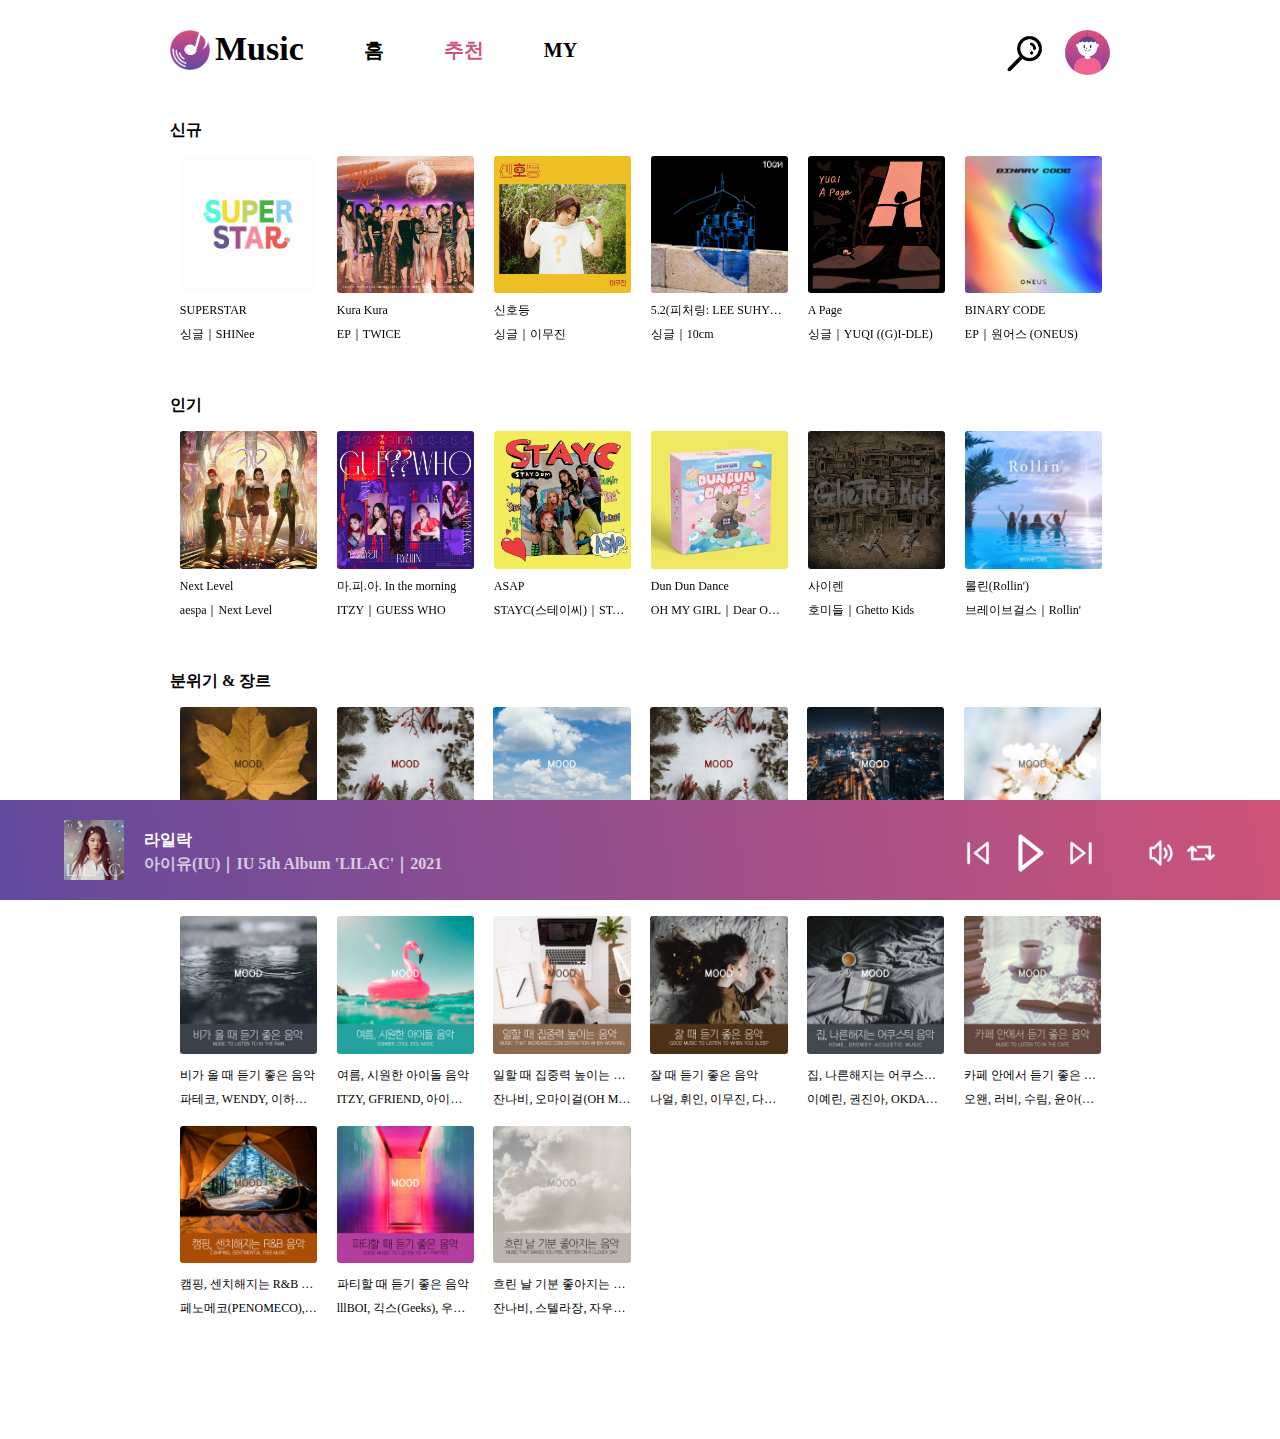
<file: index-2.html>
<!DOCTYPE html>
<html>
<head>
<meta charset="UTF-8">
<meta name="viewport" content="width=device-width, initial-scale=1, minimum-scale=1, maximum-scale=1, user-scalable=no">
<title>Music</title>
<link rel="stylesheet" type="text/css" href="slick/slick.css"/>
<link rel="stylesheet" type="text/css" href="slick/slick-theme.css"/>
<link rel="stylesheet" href="css/style-2.css">
<link rel="stylesheet" href="css/now_play_list.css">
</head>
<body>

<div class="wrap">
	<header>
        <a href="index.html" class="logo">
            <img src="images/logo.png" class="ico">
		    <h1>Music</h1>
        </a>
        <nav>
            <ul>
                <li><a href="index.html">홈</a></li>
                <li><a href="index-2.html">추천</a></li>
                <li style="margin-right: 0px;"><a href="index-3.html">MY</a></li>
            </ul>
        </nav>
        <ul>
            <li style="margin-left: 0px"><a class="ico"></a></li>
            <li><a class="user"></a></li>
        </ul>
	</header>

	<section class="playlist">

        <article>
            <h3 class="m-title">신규</h3>
            <div class="slider-div">
                <div>
                    <img src="images/SUPERSTAR.jpg" width="100%" style="border-radius: 3px;">
                    <p class="m-info">SUPERSTAR</p>
                    <p class="m-info">싱글｜SHINee</p>
                </div>
                <div>
                    <img src="images/Kura_Kura.jpg" width="100%" style="border-radius: 3px;">
                    <p class="m-info">Kura Kura</p>
                    <p class="m-info">EP｜TWICE</p>
                </div>                
                <div>
                    <img src="images/Shinhodeung.jpg" width="100%" style="border-radius: 3px;">
                    <p class="m-info">신호등</p>
                    <p class="m-info">싱글｜이무진</p>
                </div>
                <div>
                    <img src="images/5.2.jpg" width="100%" style="border-radius: 3px;">
                    <p class="m-info">5.2(피처링: LEE SUHYUN)</p>
                    <p class="m-info">싱글｜10cm</p>
                </div>
                <div>
                    <img src="images/A_Page.jpg" width="100%" style="border-radius: 3px;">
                    <p class="m-info">A Page</p>
                    <p class="m-info">싱글｜YUQI ((G)I-DLE)</p>
                </div>
                <div>
                    <img src="images/BINARY_CODE.jpg" width="100%" style="border-radius: 3px;">
                    <p class="m-info">BINARY CODE</p>
                    <p class="m-info">EP｜원어스 (ONEUS)</p>
                </div>
                <div>
                    <img src="images/LOVIN'.jpg" width="100%" style="border-radius: 3px;">
                    <p class="m-info">LOVIN'</p>
                    <p class="m-info">EP｜에일리</p>
                </div>
                <div>
                    <img src="images/THE_BLOWING.jpg" width="100%" style="border-radius: 3px;">
                    <p class="m-info">The Blowing</p>
                    <p class="m-info">EP｜하이라이트(Highlight)</p>
                </div>
              </div>
        </article>

        <article>
            <h3 class="m-title">인기</h3>
            <div class="slider-div">
                <div>
                    <img src="images/Next_Level.jpg" width="100%" style="border-radius: 3px;">
                    <p class="m-info">Next Level</p>
                    <p class="m-info">aespa｜Next Level</p>
                </div>
                <div>
                    <img src="images/MAFIA.jpg" width="100%" style="border-radius: 3px;">
                    <p class="m-info">마.피.아. In the morning</p>
                    <p class="m-info">ITZY｜GUESS WHO</p>
                </div>                
                <div>
                    <img src="images/ASAP.png" width="100%" style="border-radius: 3px;">
                    <p class="m-info">ASAP</p>
                    <p class="m-info">STAYC(스테이씨)｜STAYDOM</p>
                </div>
                <div>
                    <img src="images/Dun_Dun_Dance.jpg" width="100%" style="border-radius: 3px;">
                    <p class="m-info">Dun Dun Dance</p>
                    <p class="m-info">OH MY GIRL｜Dear OHMYGIRL</p>
                </div>
                <div>
                    <img src="images/Homies.jpg" width="100%" style="border-radius: 3px;">
                    <p class="m-info">사이렌</p>
                    <p class="m-info">호미들｜Ghetto Kids</p>
                </div>
                <div>
                    <img src="images/Rollin'.jpg" width="100%" style="border-radius: 3px;">
                    <p class="m-info">롤린(Rollin')</p>
                    <p class="m-info">브레이브걸스｜Rollin'</p>
                </div>
                <div>
                    <img src="images/Dynamite.jpg" width="100%" style="border-radius: 3px;">
                    <p class="m-info">Dynamite</p>
                    <p class="m-info">방탄소년단｜BE</p>
                </div>
                <div>
                    <img src="images/SangSang+.jpg" width="100%" style="border-radius: 3px;">
                    <p class="m-info">상상더하기</p>
                    <p class="m-info">라붐 (LABOUM)｜Fresh Adventure</p>
                </div>
              </div>
        </article>

        <article>
            <h3 class="m-title">분위기 & 장르</h3>
            <div class="list-div">
                <div>
                    <img src="images/Mood_Autumn.jpg" width="100%" style="border-radius: 3px;">
                    <p class="m-info">가을, 바람도 쉬어가는 재즈</p>
                    <p class="m-info">박기훈, Moon(혜원), 신예원, 이주미</p>
                </div>
                <div>
                    <img src="images/Mood_Winter.jpg" width="100%" style="border-radius: 3px;">
                    <p class="m-info">겨울, 따뜻한 감성 발라드</p>
                    <p class="m-info">Zion.T, 볼빨간사춘기, 백예린, 나플라</p>
                </div>
                <div>
                    <img src="images/Mood_Sunny.jpg" width="100%" style="border-radius: 3px;">
                    <p class="m-info">날씨 좋을 때 듣기 좋은 음악</p>
                    <p class="m-info">산들, 윤종신, 토이, 정승환</p>
                </div>
                <div>
                    <img src="images/Mood_Winter.jpg" width="100%" style="border-radius: 3px;">
                    <p class="m-info">눈 내릴 때 듣기 좋은 음악</p>
                    <p class="m-info">에일리(AILEE), 정동하, 루시드폴, 에릭남(Eric Nam)</p>
                </div>
                <div>
                    <img src="images/Mood_Night.jpg" width="100%" style="border-radius: 3px;">
                    <p class="m-info">밤도시 감성 힙합/R&B 음악</p>
                    <p class="m-info">크러쉬, DEAN(딘), 창모(CHANGMO), DPR LIVE</p>
                </div>
                <div>
                    <img src="images/Mood_Spring.jpg" width="100%" style="border-radius: 3px;">
                    <p class="m-info">봄, 햇살처럼 포근한 어쿠스틱</p>
                    <p class="m-info">Colde (콜드), 폴킴(Paul Kim), 아이유(IU), 기리보이(Giriboy)</p>
                </div>
                <div>
                    <img src="images/Mood_Rain.jpg" width="100%" style="border-radius: 3px;">
                    <p class="m-info">비가 올 때 듣기 좋은 음악</p>
                    <p class="m-info">파테코, WENDY, 이하이, 코스믹보이</p>
                </div>
                <div>
                    <img src="images/Mood_Summer.jpg" width="100%" style="border-radius: 3px;">
                    <p class="m-info">여름, 시원한 아이돌 음악</p>
                    <p class="m-info">ITZY, GFRIEND, 아이즈원, CHUNG HA</p>
                </div>
                <div>
                    <img src="images/Mood_Work.jpg" width="100%" style="border-radius: 3px;">
                    <p class="m-info">일할 때 집중력 높이는 음악</p>
                    <p class="m-info">잔나비, 오마이걸(OH MY GIRL), 어반자파카(URBAN ZAKAPA), 토이 </p>
                </div>                
                <div>
                    <img src="images/Mood_Sleep.jpg" width="100%" style="border-radius: 3px;">
                    <p class="m-info">잘 때 듣기 좋은 음악</p>
                    <p class="m-info">나얼, 휘인, 이무진, 다비치</p>
                </div>
                <div>
                    <img src="images/Mood_Home.jpg" width="100%" style="border-radius: 3px;">
                    <p class="m-info">집, 나른해지는 어쿠스틱 음악</p>
                    <p class="m-info">이예린, 권진아, OKDAL, 윤딴딴</p>
                </div>
                <div>
                    <img src="images/Mood_Cafe.jpg" width="100%" style="border-radius: 3px;">
                    <p class="m-info">카페 안에서 듣기 좋은 음악</p>
                    <p class="m-info">오왠, 러비, 수림, 윤아(YOONA)</p>
                </div>
                <div>
                    <img src="images/Mood_Camping.jpg" width="100%" style="border-radius: 3px;">
                    <p class="m-info">캠핑, 센치해지는 R&B 음악</p>
                    <p class="m-info">페노메코(PENOMECO), 이이언(eAeon), 정기고(Junggigo), 오르내림</p>
                </div>
                <div>
                    <img src="images/Mood_Party.jpg" width="100%" style="border-radius: 3px;">
                    <p class="m-info">파티할 때 듣기 좋은 음악</p>
                    <p class="m-info">lllBOI, 긱스(Geeks), 우원재, 수퍼비</p>
                </div>                
                <div>
                    <img src="images/Mood_Cloudy.jpg" width="100%" style="border-radius: 3px;">
                    <p class="m-info">흐린 날 기분 좋아지는 음악</p>
                    <p class="m-info">잔나비, 스텔라장, 자우림, 혁오(HYUKOH)</p>
                </div>
              </div>
        </article>

	</section>
</div>

<footer>
    <img src="images/LILAC.jpg">
    <div class="now-title">
        <h3>라일락</h3>
        <h3 style="opacity: 0.7;">아이유(IU)｜IU 5th Album 'LILAC'｜2021</h3>
    </div>
    <div class="play-funtion">
        <img src="images/ico_prev.png" class="ico">
        <a class="ico play"></a>
        <img src="images/ico_next.png" class="ico">
        <a class="ico speaker"></a>
        <img src="images/ico_repeat.png" class="ico repeat">
    </div>

</footer>

<div id="now_play_list">
    <ul>
      <li>
        <div class="pl_icon on"><img src="images/ico_music.png" class="ico"><img src="images/LILAC.jpg"></div>
        <div class="pl_container">
          <h3 class="pl_title"><a href="javascript:play_music(1);">라일락</a></h3>
          <h3 class="pl_artist">아이유(IU)</h3>
        </div>
        <h3 class="pl_time">3:35</h3>
      </li>
      <li>
        <div class="pl_icon"><img src="images/BOOM.jpg"></div>
        <div class="pl_container">
          <h3 class="pl_title"><a href="javascript:play_music(2);">BOOM</a></h3>
          <h3 class="pl_artist">NCT DREAM</h3>
        </div>
        <h3 class="pl_time">3:16</h3>
      </li>
      <li>
        <div class="pl_icon"><img src="images/All_mine.jpg"></div>
        <div class="pl_container">
          <h3 class="pl_title"><a href="javascript:play_music(3);">All Mine</a></h3>
          <h3 class="pl_artist">f(x)</h3>
        </div>
        <h3 class="pl_time">3:24</h3>
      </li>
      <li>
        <div class="pl_icon"><img src="images/ASAP.png"></div>
        <div class="pl_container">
          <h3 class="pl_title"><a href="javascript:play_music(4);">ASAP</a></h3>
          <h3 class="pl_artist">STAYC(스테이씨)</h3>
        </div>
        <h3 class="pl_time">3:15</h3>
      </li>
      <li>
        <div class="pl_icon"><img src="images/Dun_Dun_Dance.jpg"></div>
        <div class="pl_container">
          <h3 class="pl_title"><a href="javascript:play_music(5);">Dun Dun Dance</a></h3>
          <h3 class="pl_artist">OH MY GIRL</h3>
        </div>
        <h3 class="pl_time">3:41</h3>
      </li>
      <li>
        <div class="pl_icon"><img src="images/Next_Level.jpg"></div>
        <div class="pl_container">
          <h3 class="pl_title"><a href="javascript:play_music(6);">Next Level</a></h3>
          <h3 class="pl_artist">aespa</h3>
        </div>
        <h3 class="pl_time">3:42</h3>
      </li>
      <li>
        <div class="pl_icon"><img src="images/A_Page.jpg"></div>
        <div class="pl_container">
          <h3 class="pl_title"><a href="javascript:play_music(7);">Bonnie & Clyde</a></h3>
          <h3 class="pl_artist">YUQI ((G)I-DLE)</h3>
        </div>
        <h3 class="pl_time">2:55</h3>
      </li>
      <li>
        <div class="pl_icon"><img src="images/STARLIGHT.jpg"></div>
        <div class="pl_container">
          <h3 class="pl_title"><a href="javascript:play_music(8);">STARLIGHT</a></h3>
          <h3 class="pl_artist">엔플라잉(N.Flying)</h3>
        </div>
        <h3 class="pl_time">3:25</h3>
      </li>
      <li>
        <div class="pl_icon"><img src="images/1200.jpg"></div>
        <div class="pl_container">
          <h3 class="pl_title"><a href="javascript:play_music(9);">Star (목소리 English Ver.)</a></h3>
          <h3 class="pl_artist">LOONA</h3>
        </div>
        <h3 class="pl_time">3:19</h3>
      </li>
      <li>
        <div class="pl_icon"><img src="images/Nightmare_Escape_the_ERA.jpg"></div>
        <div class="pl_container">
          <h3 class="pl_title"><a href="javascript:play_music(10);">YOU AND I</a></h3>
          <h3 class="pl_artist">드림캐쳐</h3>
        </div>
        <h3 class="pl_time">3:16</h3>
      </li>
      <li>
        <div class="pl_icon"><img src="images/Love_me_or_Leave_me.jpg"></div>
        <div class="pl_container">
          <h3 class="pl_title"><a href="javascript:play_music(11);">Love me or Leave me</a></h3>
          <h3 class="pl_artist">DAY6(데이식스)</h3>
        </div>
        <h3 class="pl_time">3:43</h3>
      </li>
      <li>
        <div class="pl_icon"><img src="images/Don't_Call_Me.jpg"></div>
        <div class="pl_container">
          <h3 class="pl_title"><a href="javascript:play_music(12);">Don't Call Me</a></h3>
          <h3 class="pl_artist">SHINee</h3>
        </div>
        <h3 class="pl_time">3:41</h3>
      </li>
    </ul>
  </div>
  <audio id="my_player"><source src="" type="audio/mp3"></audio>

<script src="https://code.jquery.com/jquery-2.2.0.min.js" type="text/javascript"></script>
<!-- Play/Speaker/Repeat -->
<script>
    $(".play").click(function () {
      event.stopPropagation();
      var player = document.getElementById('my_player');
      // 아이콘의 상태값으로 재생여부를 판단합니다. (하지만 실제로는 플레이어의 재생 상태값으로 판단해서, 아이콘 모양을 변경하는 방식이 좋습니다)
      var status = $(".play").hasClass("on");
      if (status) {
        player.pause();
      } else {
        // 페이지가 열렸을 때 자동재생을 하는 경우라면 이 비교구문은 필요없음
        if (current_track == 0) {
          play_music(1);
        } else {
          player.play();
        }
      }
        $(".play").toggleClass("on")
    })
    
    $(".speaker").click(function () {
        $(".speaker").toggleClass("on")
    })
    
    $(".repeat").click(function () {
        $(".repeat").toggleClass("on")
    })

// 재생할 음악정보
var current_track = 0;
var music_tracks = [ ''
  , './music/01_LILAC.mp3'
  , './music/02_BOOM.mp3'
  , './music/03_All_Mine.mp3'
  , './music/04_ASAP.mp3'
  , './music/05_Dun_Dun_Dance.mp3'
  , './music/06_Next_Level.mp3'
  , './music/07_Bonnie_Clyde.mp3'
  , './music/08_STARLIGHT.mp3'
  , './music/09_Star.mp3'
  , './music/10_YOU_AND_I.mp3'
  , './music/11_Love_me_or_Leave_me.mp3'
  , './music/12_Dont_Call_Me.mp3'
];
// 특정트랙의 곡을 재생하는 기능
function play_music(idx) {
  // 플레이어를 선택합니다.
  var player = document.getElementById('my_player');

  // 혹시 재생중이라면 정지시키고, 기존의 곡을 제거합니다.
  player.pause();
  player.removeChild(player.getElementsByTagName("source")[0]);


  // 새로운 곡의 주소정보를 생성합니다. (source 태그생성)
  var source = document.createElement("source");
  source.src = music_tracks[idx];
  source.setAttribute("type", "audio/mp3");


  // 새로운 곡 정보를 플레이어에 설정합니다.
  player.appendChild(source);

  // 새로운 곡으로 재생을 시작합니다.
  player.load();
  player.play();
  player.volume = 0.2;

  // 지금 재생중인 곡의 인덱스를 저장 합니다.
  current_track = idx;
}
function play_prev() {
  // 리스트의 가장 처음이라면 리스트의 가장 마지막 곡을 재생합니다.
  if (current_track == 1) {
    play_music(music_tracks.length);
  } else {
    play_music(current_track - 1);
  }
}
function play_next() {
  // 리스트의 가장 마지막 곡을 재생중이라면 첫번째 곡을 재생합니다.
  if (current_track == (music_tracks.length - 1)) {
    play_music(1);
  } else {
    play_music(current_track + 1);
  }
}

    $("#btn_prev").click(function () {
      // footer 에 적용한 클릭 이벤트 핸들러로 이벤트가 전파되지 않도록 이벤트를 중단합니다.
      event.stopPropagation();

      // 이전곡을 플레이하는 함수를 실행합니다.
      play_prev();
    })

    $("#btn_next").click(function () {
      // footer 에 적용한 클릭 이벤트 핸들러로 이벤트가 전파되지 않도록 이벤트를 중단합니다.
      event.stopPropagation();

      // 다음곡을 플레이하는 함수를 실행합니다.
      play_next();
    })

    $("footer").click(function () {
      // footer 태그 내부에 정의된 클릭 이벤트 핸들러로 이벤트가 전파되지 않도록 이벤트를 중단합니다.
      event.stopPropagation();

      // 플레이리스트 태그에 data-show 가 설정되어 있는지는 확인해서 현재 표시중이면 투명도를 0으로 하고, 감춤상태이면 투명도를 1로 변경하는데, 0.3초동인 애니메이션으로 표시되도록 한다.
      var status = $("#now_play_list").attr("data-show");
      if (status == "show") {
        $("#now_play_list").animate({ height: "0", opacity : "0" }, 450 );
        $("#now_play_list").attr("data-show", "hide");
      } else {
        $("#now_play_list").animate({ height: "50%", opacity : "1" }, 450 );
        $("#now_play_list").attr("data-show", "show");
      }
    })
</script>
<!-- Library -->
<script type="text/javascript" src="slick/slick.js"></script>
<script>
    $(function(){
      $('.slider-div').slick({
          slide: 'div',		//슬라이드 되어야 할 태그 ex) div, li 
          infinite : false, 	//무한 반복 옵션	 
          slidesToShow : 6,		// 한 화면에 보여질 컨텐츠 개수
          slidesToScroll : 3,		//스크롤 한번에 움직일 컨텐츠 개수
          speed : 500,	 // 다음 버튼 누르고 다음 화면 뜨는데까지 걸리는 시간(ms)
          arrows : true, 		// 옆으로 이동하는 화살표 표시 여부
          dots : false, 		// 스크롤바 아래 점으로 페이지네이션 여부
          autoplay : false,			// 자동 스크롤 사용 여부
          autoplaySpeed : 0, 		// 자동 스크롤 시 다음으로 넘어가는데 걸리는 시간 (ms)
          pauseOnHover : true,		// 슬라이드 이동	시 마우스 호버하면 슬라이더 멈추게 설정
          vertical : false,		// 세로 방향 슬라이드 옵션
          prevArrow : "<button type='button' class='slick-prev'>Previous</button>",		// 이전 화살표 모양 설정
          nextArrow : "<button type='button' class='slick-next'>Next</button>",		// 다음 화살표 모양 설정
          dotsClass : "slick-dots", 	//아래 나오는 페이지네이션(점) css class 지정
          draggable : true, 	//드래그 가능 여부 
          
          responsive: [ // 반응형 웹 구현 옵션
              {  
                  breakpoint: 1030, //화면 사이즈 1030px
                  settings: {
                      //위에 옵션이 디폴트 , 여기에 추가하면 그걸로 변경
                      slidesToShow:4 
                  } 
              },
              { 
                  breakpoint: 460, //화면 사이즈 460px
                  settings: {	
                      //위에 옵션이 디폴트 , 여기에 추가하면 그걸로 변경
                      slidesToShow:3,
                      slidesToScroll : 2
                  } 
              }
          ]

      });
    })
</script>
<!-- Now playing -->
<script>
    var currentPosition = parseInt($("#sidebox").css("top"));
    $(window).scroll(function() { var position = $(window).scrollTop();
    $("#sidebox").stop().animate({"top":position+currentPosition+"px"},700);
    });
</script>

</body>
</html>
</file>
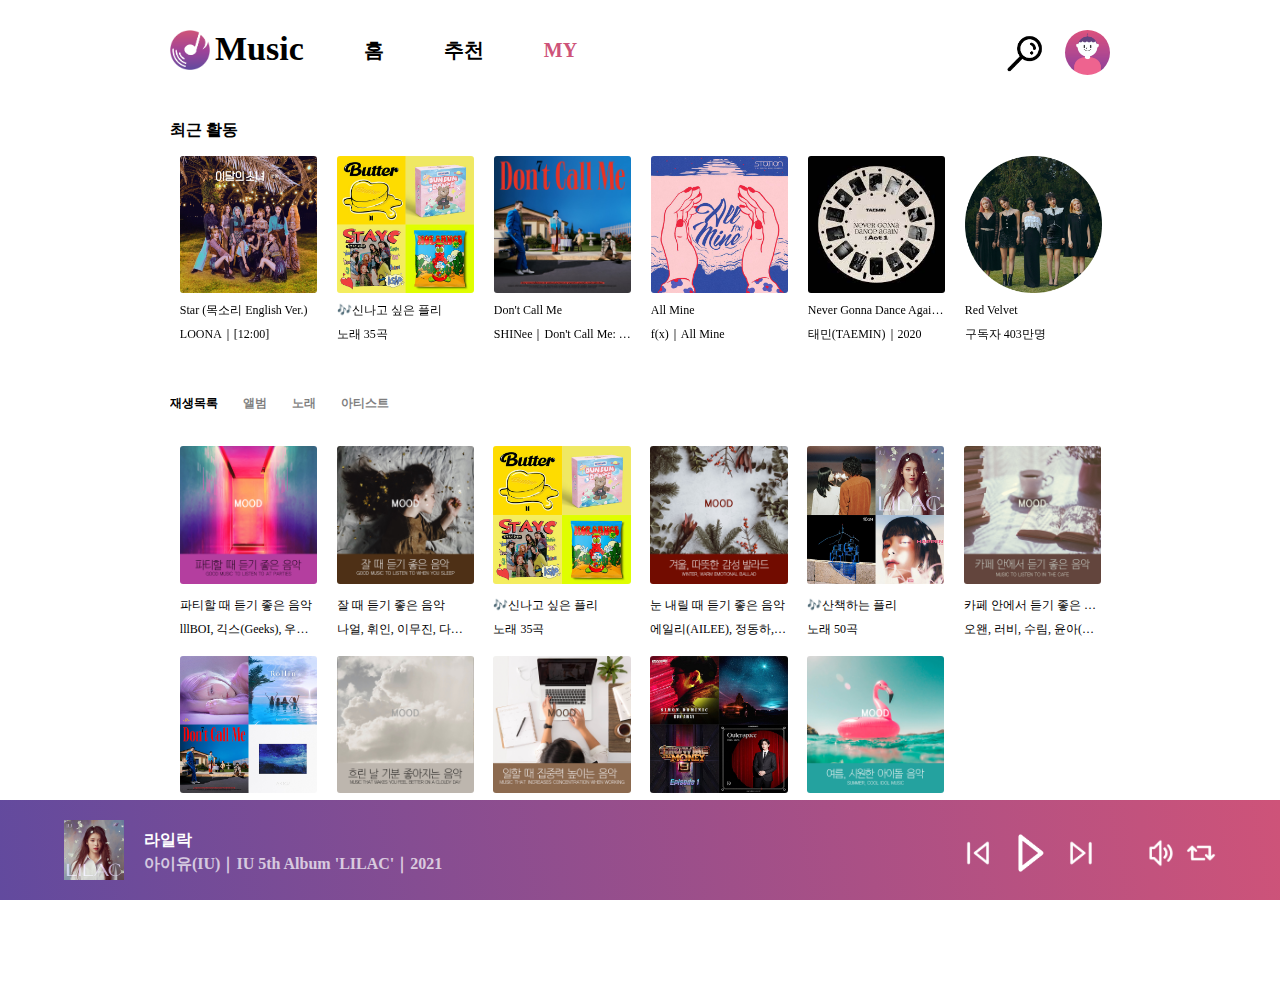
<file: index-3.html>
<!DOCTYPE html>
<html>
<head>
<meta charset="UTF-8">
<meta name="viewport" content="width=device-width, initial-scale=1, minimum-scale=1, maximum-scale=1, user-scalable=no">
<title>Music</title>
<link rel="stylesheet" type="text/css" href="slick/slick.css"/>
<link rel="stylesheet" type="text/css" href="slick/slick-theme.css"/>
<link rel="stylesheet" href="css/style-3.css">
<link rel="stylesheet" href="css/now_play_list.css">
</head>
<body>

<div class="wrap">
	<header>
        <a href="index.html" class="logo">
            <img src="images/logo.png" class="ico">
		    <h1>Music</h1>
        </a>
        <nav>
            <ul>
                <li><a href="index.html">홈</a></li>
                <li><a href="index-2.html">추천</a></li>
                <li style="margin-right: 0px;"><a href="index-3.html">MY</a></li>
            </ul>
        </nav>
        <ul>
            <li style="margin-left: 0px"><a class="ico"></a></li>
            <li><a class="user"></a></li>
        </ul>
	</header>

	<section class="playlist">

        <article>
            <h3 class="m-title">최근 활동</h3>
            <div class="slider-div">
                <div>
                    <img src="images/1200.jpg" width="100%" style="border-radius: 3px;">
                    <p class="m-info">Star (목소리 English Ver.)</p>
                    <p class="m-info">LOONA｜[12:00]</p>
                </div>
                <div>
                    <img src="images/made01.jpg" width="100%" style="border-radius: 3px;">
                    <p class="m-info">🎶신나고 싶은 플리</p>
                    <p class="m-info">노래 35곡</p>
                </div>
                <div>
                    <img src="images/Don't_Call_Me.jpg" width="100%" style="border-radius: 3px;">
                    <p class="m-info">Don't Call Me</p>
                    <p class="m-info">SHINee｜Don't Call Me: The 7th Album</p>
                </div>                
                <div>
                    <img src="images/All_mine.jpg" width="100%" style="border-radius: 3px;">
                    <p class="m-info">All Mine</p>
                    <p class="m-info">f(x)｜All Mine</p>
                </div>
                <div>
                    <img src="images/Criminal.jpg" width="100%" style="border-radius: 3px;">
                    <p class="m-info">Never Gonna Dance Again : Act 1 - The 3rd Album</p>
                    <p class="m-info">태민(TAEMIN)｜2020</p>
                </div>
                <div>
                    <img src="images/artist_RedVelvet.png" width="100%" style="border-radius: 3px;">
                    <p class="m-info">Red Velvet</p>
                    <p class="m-info">구독자 403만명</p>
                </div>
                <div>
                    <img src="images/5th_Season.jpg" width="100%" style="border-radius: 3px;">
                    <p class="m-info">5th Season (SSFWL)</p>
                    <p class="m-info">OH MY GIRL｜THE FIFTH SEASON</p>
                </div>
                <div>
                    <img src="images/HWAA.jpg" width="100%" style="border-radius: 3px;">
                    <p class="m-info">화 火花 HWAA</p>
                    <p class="m-info">(G)I-DLE｜I burn</p>
                </div>
              </div>
        </article>

        <article>
            <div class="user-list">
                <p class="u-playlist">재생목록</p>
                <p class="u-album off">앨범</p>
                <p class="u-music off">노래</p>
                <p class="u-artist off">아티스트</p>
            </div>

            <div class="list-div u-playlist">
                <div>
                    <img src="images/Mood_Party.jpg" width="100%" style="border-radius: 3px;">
                    <p class="m-info">파티할 때 듣기 좋은 음악</p>
                    <p class="m-info">lllBOI, 긱스(Geeks), 우원재, 수퍼비</p>
                </div> 
                <div>
                    <img src="images/Mood_Sleep.jpg" width="100%" style="border-radius: 3px;">
                    <p class="m-info">잘 때 듣기 좋은 음악</p>
                    <p class="m-info">나얼, 휘인, 이무진, 다비치</p>
                </div>
                <div>
                    <img src="images/made01.jpg" width="100%" style="border-radius: 3px;">
                    <p class="m-info">🎶신나고 싶은 플리</p>
                    <p class="m-info">노래 35곡</p>
                </div>
                <div>
                    <img src="images/Mood_Winter.jpg" width="100%" style="border-radius: 3px;">
                    <p class="m-info">눈 내릴 때 듣기 좋은 음악</p>
                    <p class="m-info">에일리(AILEE), 정동하, 루시드폴, 에릭남(Eric Nam)</p>
                </div>
                <div>
                    <img src="images/made02.jpg" width="100%" style="border-radius: 3px;">
                    <p class="m-info">🎶산책하는 플리</p>
                    <p class="m-info">노래 50곡</p>
                </div>
                <div>
                    <img src="images/Mood_Cafe.jpg" width="100%" style="border-radius: 3px;">
                    <p class="m-info">카페 안에서 듣기 좋은 음악</p>
                    <p class="m-info">오왠, 러비, 수림, 윤아(YOONA)</p>
                </div>
                <div>
                    <img src="images/made03.jpg" width="100%" style="border-radius: 3px;">
                    <p class="m-info">🎶노동요 플리</p>
                    <p class="m-info">노래 132곡</p>
                </div>
                <div>
                    <img src="images/Mood_Cloudy.jpg" width="100%" style="border-radius: 3px;">
                    <p class="m-info">흐린 날 기분 좋아지는 음악</p>
                    <p class="m-info">잔나비, 스텔라장, 자우림, 혁오(HYUKOH)</p>
                </div>
                <div>
                    <img src="images/Mood_Work.jpg" width="100%" style="border-radius: 3px;">
                    <p class="m-info">일할 때 집중력 높이는 음악</p>
                    <p class="m-info">잔나비, 오마이걸(OH MY GIRL), 어반자파카(URBAN ZAKAPA), 토이 </p>
                </div>   
                <div>
                    <img src="images/made04.jpg" width="100%" style="border-radius: 3px;">
                    <p class="m-info">🎶밤에 듣는 플리</p>
                    <p class="m-info">노래 12곡</p>
                </div>
                <div>
                    <img src="images/Mood_Summer.jpg" width="100%" style="border-radius: 3px;">
                    <p class="m-info">여름, 시원한 아이돌 음악</p>
                    <p class="m-info">ITZY, GFRIEND, 아이즈원, CHUNG HA</p>
                </div>                
              </div>

              <div class="list-div u-album off">
                <div>
                    <img src="images/5.1.jpg" width="100%" style="border-radius: 3px;">
                    <p class="m-info">5.1</p>
                    <p class="m-info">10cm｜2020</p>
                </div>
                <div>
                    <img src="images/Maeum.jpg" width="100%" style="border-radius: 3px;">
                    <p class="m-info">마음</p>
                    <p class="m-info">폴킴(Paul Kim)｜2019</p>
                </div>
                <div>
                    <img src="images/eight.jpg" width="100%" style="border-radius: 3px;">
                    <p class="m-info">에잇(피처링: SUGA)</p>
                    <p class="m-info">아이유(IU)｜2020</p>
                </div>
                <div>
                    <img src="images/STARLIGHT.jpg" width="100%" style="border-radius: 3px;">
                    <p class="m-info">STARLIGHT</p>
                    <p class="m-info">엔플라잉｜2020</p>
                </div>
                <div>
                    <img src="images/Song_of_the_Sirens.jpg" width="100%" style="border-radius: 3px;">
                    <p class="m-info">回: Song of the Sirens</p>
                    <p class="m-info">여자친구｜2020</p>
                </div>
                <div>
                    <img src="images/Nightmare_Escape_the_ERA.jpg" width="100%" style="border-radius: 3px;">
                    <p class="m-info">악몽 - Escape the ERA</p>
                    <p class="m-info">드림캐쳐｜2018</p>
                </div>
                <div>
                    <img src="images/Criminal.jpg" width="100%" style="border-radius: 3px;">
                    <p class="m-info">Never Gonna Dance Again : Act 1 - The 3rd Album</p>
                    <p class="m-info">태민(TAEMIN)｜2020</p>
                </div>
                <div>
                    <img src="images/Next_Level.jpg" width="100%" style="border-radius: 3px;">
                    <p class="m-info">Next Level</p>
                    <p class="m-info"> aespa｜2021</p>
                </div>
              </div>

              <div class="list-div u-music off">
                <div>
                    <img src="images/Dun_Dun_Dance.jpg" width="100%" style="border-radius: 3px;">
                    <p class="m-info">Dun Dun Dance</p>
                    <p class="m-info">OH MY GIRL｜Dear OHMYGIRL</p>
                </div>
                <div>
                    <img src="images/Why.jpg" width="100%" style="border-radius: 3px;">
                    <p class="m-info">Why</p>
                    <p class="m-info">온앤오프 (ONF)｜GO LIVE</p>
                </div>
                <div>
                    <img src="images/Black_Mamba.jpg" width="100%" style="border-radius: 3px;">
                    <p class="m-info">Black Mamba</p>
                    <p class="m-info">에스파｜Black Mamba</p>
                </div>
                <div>
                    <img src="images/Eyes_wide_open.png" width="100%" style="border-radius: 3px;">
                    <p class="m-info">I CAN'T STOP ME</p>
                    <p class="m-info">TWICE｜Eyes wide open</p>
                </div>
                <div>
                    <img src="images/Ridin'.jpg" width="100%" style="border-radius: 3px;">
                    <p class="m-info">Ridin'</p>
                    <p class="m-info">NCT DREAM｜Reload</p>
                </div>
                <div>
                    <img src="images/A_Page.jpg" width="100%" style="border-radius: 3px;">
                    <p class="m-info">Bonnie & Clyde</p>
                    <p class="m-info">YUQI ((G)I-DLE)｜A Page</p>
                </div>
                <div>
                    <img src="images/Lovesick_Girls.jpg" width="100%" style="border-radius: 3px;">
                    <p class="m-info">Lovesick Girls</p>
                    <p class="m-info">BLACKPINK｜THE ALBUM</p>
                </div>
                <div>
                    <img src="images/Rollin'.jpg" width="100%" style="border-radius: 3px;">
                    <p class="m-info">롤린(Rollin')</p>
                    <p class="m-info">브레이브걸스｜Rollin'</p>
                </div>
                <div>
                    <img src="images/ASAP.png" width="100%" style="border-radius: 3px;">
                    <p class="m-info">ASAP</p>
                    <p class="m-info">STAYC(스테이씨)｜STAYDOM</p>
                </div>
                <div>
                    <img src="images/Hot_Sauce.jpg" width="100%" style="border-radius: 3px;">
                    <p class="m-info">맛 Hot Sauce</p>
                    <p class="m-info">NCT DREAM｜Hot Sauce - The 1st Album</p>
                </div>
                <div>
                    <img src="images/All_mine.jpg" width="100%" style="border-radius: 3px;">
                    <p class="m-info">All Mine</p>
                    <p class="m-info">f(x)｜All Mine</p>
                </div>
                <div>
                    <img src="images/NONSTOP.jpg" width="100%" style="border-radius: 3px;">
                    <p class="m-info">살짝 설렜어 (Nonstop)</p>
                    <p class="m-info">오마이걸(OH MY GIRL)｜NONSTOP</p>
                </div>
                <div>
                    <img src="images/Love_me_or_Leave_me.jpg" width="100%" style="border-radius: 3px;">
                    <p class="m-info">Love me or Leave me</p>
                    <p class="m-info">DAY6(데이식스)｜The Book of Us : The Demon</p>
                </div>
                <div>
                    <img src="images/BOOM.jpg" width="100%" style="border-radius: 3px;">
                    <p class="m-info">BOOM</p>
                    <p class="m-info">NCT DREAM｜We Boom - The 3rd Mini Album</p>
                </div>
                <div>
                    <img src="images/MAFIA.jpg" width="100%" style="border-radius: 3px;">
                    <p class="m-info">마.피.아. In the morning</p>
                    <p class="m-info">ITZY｜GUESS WHO</p>
                </div>
              </div>

              <div class="list-div u-artist off">
                <div>
                    <img src="images/artist_RedVelvet.png" width="100%" style="border-radius: 3px;">
                    <p class="m-info">Red Velvet</p>
                    <p class="m-info">구독자 403만명</p>
                </div>
                <div>
                    <img src="images/artist_DAY6.png" width="100%" style="border-radius: 3px;">
                    <p class="m-info">데이식스(DAY6)</p>
                    <p class="m-info">구독자 164만명</p>
                </div>
                <div>
                    <img src="images/artist_SHINEE.png" width="100%" style="border-radius: 3px;">
                    <p class="m-info">샤이니</p>
                    <p class="m-info">구독자 209만명</p>
                </div>
                <div>
                    <img src="images/artist_StellaJang.png" width="100%" style="border-radius: 3px;">
                    <p class="m-info">스텔라장</p>
                    <p class="m-info">구독자 2.25만명</p>
                </div>
                <div>
                    <img src="images/artist_OHMYGIRL.png" width="100%" style="border-radius: 3px;">
                    <p class="m-info">오마이걸(OH MY GIRL)</p>
                    <p class="m-info">비공개</p>
                </div>
                <div>
                    <img src="images/artist_TWICE.png" width="100%" style="border-radius: 3px;">
                    <p class="m-info">TWICE(트와이스)</p>
                    <p class="m-info">구독자 1070만명</p>
                </div>
                <div>
                    <img src="images/artist_MAMAMOO.png" width="100%" style="border-radius: 3px;">
                    <p class="m-info">마마무(MAMAMOO)</p>
                    <p class="m-info">구독자 575만명</p>
                </div>
                <div>
                    <img src="images/artist_Sandeul.png" width="100%" style="border-radius: 3px;">
                    <p class="m-info">산들</p>
                    <p class="m-info">구독자 6.24천명</p>
                </div>
              </div>
        </article>

	</section>
</div>

<footer>
    <img src="images/LILAC.jpg">
    <div class="now-title">
        <h3>라일락</h3>
        <h3 style="opacity: 0.7;">아이유(IU)｜IU 5th Album 'LILAC'｜2021</h3>
    </div>
    <div class="play-funtion">
        <img src="images/ico_prev.png" class="ico">
        <a class="ico play"></a>
        <img src="images/ico_next.png" class="ico">
        <a class="ico speaker"></a>
        <img src="images/ico_repeat.png" class="ico repeat">
    </div>

</footer>

<div id="now_play_list">
    <ul>
      <li>
        <div class="pl_icon on"><img src="images/ico_music.png" class="ico"><img src="images/LILAC.jpg"></div>
        <div class="pl_container">
          <h3 class="pl_title"><a href="javascript:play_music(1);">라일락</a></h3>
          <h3 class="pl_artist">아이유(IU)</h3>
        </div>
        <h3 class="pl_time">3:35</h3>
      </li>
      <li>
        <div class="pl_icon"><img src="images/BOOM.jpg"></div>
        <div class="pl_container">
          <h3 class="pl_title"><a href="javascript:play_music(2);">BOOM</a></h3>
          <h3 class="pl_artist">NCT DREAM</h3>
        </div>
        <h3 class="pl_time">3:16</h3>
      </li>
      <li>
        <div class="pl_icon"><img src="images/All_mine.jpg"></div>
        <div class="pl_container">
          <h3 class="pl_title"><a href="javascript:play_music(3);">All Mine</a></h3>
          <h3 class="pl_artist">f(x)</h3>
        </div>
        <h3 class="pl_time">3:24</h3>
      </li>
      <li>
        <div class="pl_icon"><img src="images/ASAP.png"></div>
        <div class="pl_container">
          <h3 class="pl_title"><a href="javascript:play_music(4);">ASAP</a></h3>
          <h3 class="pl_artist">STAYC(스테이씨)</h3>
        </div>
        <h3 class="pl_time">3:15</h3>
      </li>
      <li>
        <div class="pl_icon"><img src="images/Dun_Dun_Dance.jpg"></div>
        <div class="pl_container">
          <h3 class="pl_title"><a href="javascript:play_music(5);">Dun Dun Dance</a></h3>
          <h3 class="pl_artist">OH MY GIRL</h3>
        </div>
        <h3 class="pl_time">3:41</h3>
      </li>
      <li>
        <div class="pl_icon"><img src="images/Next_Level.jpg"></div>
        <div class="pl_container">
          <h3 class="pl_title"><a href="javascript:play_music(6);">Next Level</a></h3>
          <h3 class="pl_artist">aespa</h3>
        </div>
        <h3 class="pl_time">3:42</h3>
      </li>
      <li>
        <div class="pl_icon"><img src="images/A_Page.jpg"></div>
        <div class="pl_container">
          <h3 class="pl_title"><a href="javascript:play_music(7);">Bonnie & Clyde</a></h3>
          <h3 class="pl_artist">YUQI ((G)I-DLE)</h3>
        </div>
        <h3 class="pl_time">2:55</h3>
      </li>
      <li>
        <div class="pl_icon"><img src="images/STARLIGHT.jpg"></div>
        <div class="pl_container">
          <h3 class="pl_title"><a href="javascript:play_music(8);">STARLIGHT</a></h3>
          <h3 class="pl_artist">엔플라잉(N.Flying)</h3>
        </div>
        <h3 class="pl_time">3:25</h3>
      </li>
      <li>
        <div class="pl_icon"><img src="images/1200.jpg"></div>
        <div class="pl_container">
          <h3 class="pl_title"><a href="javascript:play_music(9);">Star (목소리 English Ver.)</a></h3>
          <h3 class="pl_artist">LOONA</h3>
        </div>
        <h3 class="pl_time">3:19</h3>
      </li>
      <li>
        <div class="pl_icon"><img src="images/Nightmare_Escape_the_ERA.jpg"></div>
        <div class="pl_container">
          <h3 class="pl_title"><a href="javascript:play_music(10);">YOU AND I</a></h3>
          <h3 class="pl_artist">드림캐쳐</h3>
        </div>
        <h3 class="pl_time">3:16</h3>
      </li>
      <li>
        <div class="pl_icon"><img src="images/Love_me_or_Leave_me.jpg"></div>
        <div class="pl_container">
          <h3 class="pl_title"><a href="javascript:play_music(11);">Love me or Leave me</a></h3>
          <h3 class="pl_artist">DAY6(데이식스)</h3>
        </div>
        <h3 class="pl_time">3:43</h3>
      </li>
      <li>
        <div class="pl_icon"><img src="images/Don't_Call_Me.jpg"></div>
        <div class="pl_container">
          <h3 class="pl_title"><a href="javascript:play_music(12);">Don't Call Me</a></h3>
          <h3 class="pl_artist">SHINee</h3>
        </div>
        <h3 class="pl_time">3:41</h3>
      </li>
    </ul>
  </div>
  <audio id="my_player"><source src="" type="audio/mp3"></audio>

<script src="https://code.jquery.com/jquery-2.2.0.min.js" type="text/javascript"></script>
<!-- User title -->
<script>
    $(".u-playlist").click(function () {
        $(".u-playlist").removeClass("off")
        $(".u-album").addClass("off")
        $(".u-music").addClass("off")
        $(".u-artist").addClass("off")
    })
</script>
<script>
    $(".u-album").click(function () {
        $(".u-playlist").addClass("off")
        $(".u-album").removeClass("off")
        $(".u-music").addClass("off")
        $(".u-artist").addClass("off")
    })
</script>
<script>
    $(".u-music").click(function () {
        $(".u-playlist").addClass("off")
        $(".u-album").addClass("off")
        $(".u-music").removeClass("off")
        $(".u-artist").addClass("off")
    })
</script>
<script>
    $(".u-artist").click(function () {
        $(".u-playlist").addClass("off")
        $(".u-album").addClass("off")
        $(".u-music").addClass("off")
        $(".u-artist").removeClass("off")
    })
</script>
<!-- Play/Speaker/Repeat -->
<script>
    $(".play").click(function () {
      event.stopPropagation();
      var player = document.getElementById('my_player');
      // 아이콘의 상태값으로 재생여부를 판단합니다. (하지만 실제로는 플레이어의 재생 상태값으로 판단해서, 아이콘 모양을 변경하는 방식이 좋습니다)
      var status = $(".play").hasClass("on");
      if (status) {
        player.pause();
      } else {
        // 페이지가 열렸을 때 자동재생을 하는 경우라면 이 비교구문은 필요없음
        if (current_track == 0) {
          play_music(1);
        } else {
          player.play();
        }
      }
        $(".play").toggleClass("on")
    })
    
    $(".speaker").click(function () {
        $(".speaker").toggleClass("on")
    })
    
    $(".repeat").click(function () {
        $(".repeat").toggleClass("on")
    })

// 재생할 음악정보
var current_track = 0;
var music_tracks = [ ''
  , './music/01_LILAC.mp3'
  , './music/02_BOOM.mp3'
  , './music/03_All_Mine.mp3'
  , './music/04_ASAP.mp3'
  , './music/05_Dun_Dun_Dance.mp3'
  , './music/06_Next_Level.mp3'
  , './music/07_Bonnie_Clyde.mp3'
  , './music/08_STARLIGHT.mp3'
  , './music/09_Star.mp3'
  , './music/10_YOU_AND_I.mp3'
  , './music/11_Love_me_or_Leave_me.mp3'
  , './music/12_Dont_Call_Me.mp3'
];
// 특정트랙의 곡을 재생하는 기능
function play_music(idx) {
  // 플레이어를 선택합니다.
  var player = document.getElementById('my_player');

  // 혹시 재생중이라면 정지시키고, 기존의 곡을 제거합니다.
  player.pause();
  player.removeChild(player.getElementsByTagName("source")[0]);


  // 새로운 곡의 주소정보를 생성합니다. (source 태그생성)
  var source = document.createElement("source");
  source.src = music_tracks[idx];
  source.setAttribute("type", "audio/mp3");


  // 새로운 곡 정보를 플레이어에 설정합니다.
  player.appendChild(source);

  // 새로운 곡으로 재생을 시작합니다.
  player.load();
  player.play();
  player.volume = 0.2;

  // 지금 재생중인 곡의 인덱스를 저장 합니다.
  current_track = idx;
}
function play_prev() {
  // 리스트의 가장 처음이라면 리스트의 가장 마지막 곡을 재생합니다.
  if (current_track == 1) {
    play_music(music_tracks.length);
  } else {
    play_music(current_track - 1);
  }
}
function play_next() {
  // 리스트의 가장 마지막 곡을 재생중이라면 첫번째 곡을 재생합니다.
  if (current_track == (music_tracks.length - 1)) {
    play_music(1);
  } else {
    play_music(current_track + 1);
  }
}

    $("#btn_prev").click(function () {
      // footer 에 적용한 클릭 이벤트 핸들러로 이벤트가 전파되지 않도록 이벤트를 중단합니다.
      event.stopPropagation();

      // 이전곡을 플레이하는 함수를 실행합니다.
      play_prev();
    })

    $("#btn_next").click(function () {
      // footer 에 적용한 클릭 이벤트 핸들러로 이벤트가 전파되지 않도록 이벤트를 중단합니다.
      event.stopPropagation();

      // 다음곡을 플레이하는 함수를 실행합니다.
      play_next();
    })

    $("footer").click(function () {
      // footer 태그 내부에 정의된 클릭 이벤트 핸들러로 이벤트가 전파되지 않도록 이벤트를 중단합니다.
      event.stopPropagation();

      // 플레이리스트 태그에 data-show 가 설정되어 있는지는 확인해서 현재 표시중이면 투명도를 0으로 하고, 감춤상태이면 투명도를 1로 변경하는데, 0.3초동인 애니메이션으로 표시되도록 한다.
      var status = $("#now_play_list").attr("data-show");
      if (status == "show") {
        $("#now_play_list").animate({ height: "0", opacity : "0" }, 450 );
        $("#now_play_list").attr("data-show", "hide");
      } else {
        $("#now_play_list").animate({ height: "50%", opacity : "1" }, 450 );
        $("#now_play_list").attr("data-show", "show");
      }
    })
</script>
<!-- Library -->
<script type="text/javascript" src="slick/slick.js"></script>
<script>
    $(function(){
      $('.slider-div').slick({
          slide: 'div',		//슬라이드 되어야 할 태그 ex) div, li 
          infinite : false, 	//무한 반복 옵션	 
          slidesToShow : 6,		// 한 화면에 보여질 컨텐츠 개수
          slidesToScroll : 3,		//스크롤 한번에 움직일 컨텐츠 개수
          speed : 500,	 // 다음 버튼 누르고 다음 화면 뜨는데까지 걸리는 시간(ms)
          arrows : true, 		// 옆으로 이동하는 화살표 표시 여부
          dots : false, 		// 스크롤바 아래 점으로 페이지네이션 여부
          autoplay : false,			// 자동 스크롤 사용 여부
          autoplaySpeed : 0, 		// 자동 스크롤 시 다음으로 넘어가는데 걸리는 시간 (ms)
          pauseOnHover : true,		// 슬라이드 이동	시 마우스 호버하면 슬라이더 멈추게 설정
          vertical : false,		// 세로 방향 슬라이드 옵션
          prevArrow : "<button type='button' class='slick-prev'>Previous</button>",		// 이전 화살표 모양 설정
          nextArrow : "<button type='button' class='slick-next'>Next</button>",		// 다음 화살표 모양 설정
          dotsClass : "slick-dots", 	//아래 나오는 페이지네이션(점) css class 지정
          draggable : true, 	//드래그 가능 여부 
          
          responsive: [ // 반응형 웹 구현 옵션
              {  
                  breakpoint: 1030, //화면 사이즈 1030px
                  settings: {
                      //위에 옵션이 디폴트 , 여기에 추가하면 그걸로 변경
                      slidesToShow:4 
                  } 
              },
              { 
                  breakpoint: 460, //화면 사이즈 460px
                  settings: {	
                      //위에 옵션이 디폴트 , 여기에 추가하면 그걸로 변경
                      slidesToShow:3,
                      slidesToScroll : 2
                  } 
              }
          ]

      });
    })
</script>
<!-- Now playing -->
<script>
    var currentPosition = parseInt($("#sidebox").css("top"));
    $(window).scroll(function() { var position = $(window).scrollTop();
    $("#sidebox").stop().animate({"top":position+currentPosition+"px"},700);
    });
</script>

</body>
</html>
</file>
<file: css/now_play_list.css>
#now_play_list {
  position: fixed;
  bottom: 100px;
  opacity: 0;
  height: 0;
  width: 100%;
  padding: 0;
  margin: 0;
  z-index: 20;
  border-top: 1px solid #eee;
}
#now_play_list ul {
  list-style: none;
  height: 100%;
  overflow-y: scroll;
  overflow-x: clip;
  background-color: white;
}
#now_play_list ul::-webkit-scrollbar {
  display: none;
}
#now_play_list li {
  width: 100%;
  padding: 10px 5%;
  display: flex;
  flex-direction: row;
  flex-wrap: nowrap;
}
#now_play_list li:first-of-type, #now_play_list li:hover {
    background-color: rgb(252, 252, 252);
    border-bottom: 1px solid #eee;
}
#now_play_list .pl_icon {
  position: relative;
  height: 60px;
  align-items: flex-start;
  align-self: center;
  margin-right: 20px;
}
#now_play_list .pl_icon.on {
  background-color: black;
}
#now_play_list .pl_icon .ico {
  z-index: 30;
  position: absolute;
  width: 30px;
  height: 30px;
  margin-top: 17px;
  margin-left: 13px;
}
#now_play_list .pl_icon img:last-of-type {
  width: 60px;
  height: 60px;
}
#now_play_list .pl_icon.on img:last-of-type{
  opacity: .5;
}
#now_play_list .pl_container {
  flex-grow: 1;
  align-self: center;
}
#now_play_list .pl_title a {
  color: black;
}
#now_play_list .pl_artist {
  color: #bbb;
  display: inline-block;
}
#now_play_list .pl_time {
  color: #bbb;
  display: inline-block;
  align-items: flex-end;
  align-self: center;
}
#now_play_list h3{
  line-height: 24px;
}
@media (max-width: 460px){
  #now_play_list {
    bottom: 140px;
  }
  #now_play_list h3 {
    font-size: 12px;
  }
  #now_play_list .pl_icon{
    width: 50px;
    height: 50px;
    margin-right: 10px;
  }
  #now_play_list .pl_icon .ico {
  width: 20px;
  height: 20px;
  margin-top: 15px;
  margin-left: 14px;
}
  #now_play_list .pl_icon img:last-of-type {
    width: 50px;
    height: 50px;
  }
}
</file>
<file: css/style-2.css>
/*reset*/
*{
    text-decoration: none;
    box-sizing: border-box;
}
body, p, h1, h2, h3, h4, h5, h6, ol, ul{
    margin: 0;
}
ol, ul{
    list-style-type: none;
    padding: 0;
}
h1{font-size: 34px;}
h2{font-size: 20px;}
h3{font-size: 16px;}

/*icon*/
.ico {
    width: 40px;
    height: 40px;
    background-size: 100%;
    background-position: center;
}

/*layout*/
body{
    /* background-color: #28a4c9; */
    color: #000;
    font-size: 12px;
    font-family: "NanumBarunRoboto", "Roboto", "나눔바른고딕", "NanumGothic", "나눔고딕", "Helvetica Neue", "Apple SD Gothic Neo";
}
.wrap{
    max-width: 940px;
    margin: auto;
    height: 100%;
    overflow: hidden;
}
header{
    height: 100px;
    padding-top: 30px;
    margin-bottom: 20px;
}
header > ul{
    float: right;
}
nav{
    float: left;
    width: 240px;
    height: 40px;
    z-index: 999;
}
article{
    margin-bottom: 50px;
}
.playlist > article:nth-child(3){
    margin-bottom: 100px;
}
.playlist{
    width: 100%;
}
.list-div{
    width: 100%;
    display: inline-block;
    padding-left: 1.045%;
}
.list-div > div{
    float: left;
    width: 14.769%;
    margin-right: 2.09%;
    margin-bottom: 20px;
    cursor: pointer;
}
.list-div > div:nth-child(6), .list-div > div:nth-child(12){
    margin-right: 0;
}
footer{
    position: fixed;
    bottom: 0;
    width: 100%;
    height: 100px;
    background: linear-gradient(80deg, #624A9E, #CE5379);
    color: #fff;
    clear: both;
    z-index: 999;
}

/*header*/
header > .logo > img{
    float: left;
    margin-right: 5px;
}
header > .logo > h1{
    float: left;
    font-weight: bold;
    margin-right: 60px;
    color: #000;
}
header > ul > li{
    float: left;
    margin-left: 20px;
    cursor: pointer;
}
header > ul > li > a{
    display: inline-block;
    width: 40px;
    height: 40px;
    background-size: 100%;
    background-position: center;
}
header > ul > li > .ico{
    background-image: url(../images/ico_search.png);
    margin-top: 3px;
}
header > ul > li > .ico:hover{
    opacity: 0.5;
    transition: all .2s;
}
.user{
    width: 45px;
    height: 45px;
    background-color: #ddd;
    background:url("../images/profile.jpg") center no-repeat;
    background-size: 100%;
    border-radius: 30px;
}

/*nav*/
nav > ul > li{
    float: left;
    height: 40px;
    line-height: 40px;
    margin-right: 60px;
    cursor: pointer;
}
nav > ul > li > a{
    font-size: 20px;
    color: #000;
    font-weight: bold;
}
nav > ul > li > a:hover{
    color: #CE5379;
    transition: all .2s;
}
nav > ul > li:nth-child(2) > a{
    color: #CE5379;
}

/*section*/
.m-title{
    margin-bottom: 15px;
}
.m-info{
    line-height: 34px;
    height: 24px;
    overflow: hidden;
    text-overflow: ellipsis;
    white-space: nowrap;
}
.slider-div > div{
    cursor: pointer;
}

/* prev, next 버튼 css*/
button.slick-arrow{
    font-size:0;
    position:absolute;
    width:50px;
    height:50px;
    z-index:10;
    top: 40%;
}
.slick-prev:before, .slick-next:before {
    color: rgba(255, 0, 0, 0);
}
button.slick-prev{
    background:url("../images/ico_left.png") center no-repeat;
    background-size: 100%;
}
button.slick-prev:hover{
    background:url("../images/ico_left.png") center no-repeat;
    background-size: 100%;
    opacity: 0.5;
    transition: all .2s;
}
button.slick-next{
    background:url("../images/ico_right.png") center no-repeat;
    background-size: 100%;
}
button.slick-next:hover{
    background:url("../images/ico_right.png") center no-repeat;
    background-size: 100%;
    opacity: 0.5;
    transition: all .2s;
}

/*footer*/
footer{
    padding: 20px 5% 0 5%;
}
footer > img:first-child{
    float: left;
    width: 60px;
    margin-right: 20px;
}
footer > div{
    float: left;
    margin-top: 8px;
    line-height: 24px;
}
footer > .play-funtion{
    float: right;
}
footer > div > h3{
    font-weight: bold;
    overflow: hidden;
    text-overflow: ellipsis;
    white-space: nowrap;
}
footer > div > .ico{
    width: 30px;
    height: 30px;
    float: left;
    cursor: pointer;
    margin-top: 10px; 
    margin-left: 10px;
}
footer > div > .ico:nth-child(2){
    width: 50px;
    height: 50px;
    margin-top: 0;
    margin-left: 13px;
}
footer > div > .ico:nth-child(4){
    margin-left: 50px;
}
.play{
    background: url("../images/ico_play.png") center no-repeat;
    background-size: 100%;
}
.play.on{
    background: url("../images/ico_stop.png") center no-repeat;
    background-size: 100%;
}
.speaker{
    background: url("../images/ico_speaker.png") center no-repeat;
    background-size: 100%;
}
.speaker.on{
    background: url("../images/ico_muted.png") center no-repeat;
    background-size: 100%;
}
.repeat.on{
    opacity: 0.5;
}

/*태블릿, 스마트폰 가로모드*/
@media (max-width: 1030px) {
    header{
        padding: 30px 5% 0 5%;
    }
    header > .logo > h1{
        margin-right: 30px;
    }
    header > nav{
        width: 130px;
    }
    header > nav > ul > li{
        margin-right: 20px;
    }
    .playlist{
        width: 100%;
        padding: 0 5%;
    }
    .list-div{
        padding-left: 1.567%;
    }
    .list-div > div{
        float: left;
        width: 22.276%;
        margin-right: 3.183%;
        margin-bottom: 20px;
    }
    .list-div > div:nth-child(6){
        margin-right: 3.183%;
    }
    .list-div > div:nth-child(4), .list-div > div:nth-child(8){
        margin-right: 0;
    }
    .slick-prev{
        left: -5.5%;
    }
    [dir='rtl'] .slick-prev{
        left: -5.5%;
    }
    .slick-next{
        right: -5.5%;
    }
    [dir='rtl'] .slick-next{
        right: -5.5%;
    }
    button.slick-arrow{
        width:30px;
        height:30px;
    }
    .now-title{
        width: 40%;
    }
    footer > div > .ico:nth-child(4){
        width: 0;
        height: 0;
        margin-left: 0;
    }
    footer > div > .ico:nth-child(5){
        width: 0;
        height: 0;
    }
}

/*스마트폰 세로모드*/
@media (max-width: 460px) {
    .ico{
        width: 30px;
        height: 30px;
    }
    header{
        margin-bottom: 0;
    }
    header > .logo > h1{
        font-size: 28px;
    }
    header > nav{
        position: fixed;
        left: 0;
        bottom: 0;
        width: 100%;
        height: 60px;
        background-color: #000;
    }
    header > nav > ul{
        width: 90%;
        margin: 0 auto;
    }
    header > nav > ul > li{
        width: 30%;
        text-align: center;
        line-height: 60px;
        margin-right: 5%;
    }
    header > nav > ul > li > a{
        color: #fff;
        margin-right: 0px;
    }
    .user{
        width: 34px;
        height: 34px;
    }
    article{
        margin-bottom: 30px;
    }
    .playlist > article:nth-child(3){
        margin-bottom: 130px;
    }
    .list-div{
        padding-left: 2.083%;
    }
    .list-div > div{
        width: 29.774%; 
        margin-right: 4.254%;
    }
    .list-div > div:nth-child(4), .list-div > div:nth-child(8){
        margin-right: 4.254%;
    }
    .list-div > div:nth-child(3), .list-div > div:nth-child(6), .list-div > div:nth-child(9), .list-div > div:nth-child(15){
        margin-right: 0;
    }
    footer{
        height: 80px;
        bottom: 60px;
        padding: 15px 5%;
    }
    footer > img:first-child{
        width: 50px;
        margin-right: 10px;
    }
    .slick-prev{
        left: -7.5%;
    }
    [dir='rtl'] .slick-prev{
        left: -7.5%;
    }
    .slick-next{
        right: -7.5%;
    }
    [dir='rtl'] .slick-next{
        right: -7.5%;
    }
    .now-title{
        width: 35%;
        margin-top: 2px;
    }
    .play-funtion {
        margin-top: 5px;
    }
    footer > div > h3{
        font-size: 12px;
    }
    footer > div > .ico:first-child{
        width: 0;
        height: 0;
    }
    footer > div > .ico:nth-child(2){
        width: 40px;
        height: 40px;
    }
    footer > div > .ico:nth-child(3){
        width: 20px;
        height: 20px;
    }
}
</file>
<file: css/style-3.css>
/*reset*/
*{
    text-decoration: none;
    box-sizing: border-box;
}
body, p, h1, h2, h3, h4, h5, h6, ol, ul{
    margin: 0;
}
ol, ul{
    list-style-type: none;
    padding: 0;
}
h1{font-size: 34px;}
h2{font-size: 20px;}
h3{font-size: 16px;}

/*icon*/
.ico {
    width: 40px;
    height: 40px;
    background-size: 100%;
    background-position: center;
}

/*layout*/
body{
    /* background-color: #28a4c9; */
    color: #000;
    font-size: 12px;
    font-family: "NanumBarunRoboto", "Roboto", "나눔바른고딕", "NanumGothic", "나눔고딕", "Helvetica Neue", "Apple SD Gothic Neo";
}
.wrap{
    max-width: 940px;
    margin: auto;
    height: 100%;
    overflow: hidden;
}
header{
    height: 100px;
    padding-top: 30px;
    margin-bottom: 20px;
}
header > ul{
    float: right;
}
nav{
    float: left;
    width: 240px;
    height: 40px;
    z-index: 999;
}
article{
    margin-bottom: 50px;
}
.user-list{
    display: inline-block;
}
.user-list > p{
    float: left;
    margin-right: 25px;
    margin-bottom: 30px;
}
.user-list > p:hover{
    opacity: 1;
}
.playlist > article:nth-child(2){
    margin-bottom: 100px;
}
.playlist{
    width: 100%;
}
.list-div{
    width: 100%;
    display: inline-block;
    padding-left: 1.045%;
}
.list-div > div{
    float: left;
    width: 14.769%;
    margin-right: 2.09%;
    margin-bottom: 20px;
    cursor: pointer;
}
.list-div > div:nth-child(6), .list-div > div:nth-child(12){
    margin-right: 0;
}
footer{
    position: fixed;
    bottom: 0;
    width: 100%;
    height: 100px;
    background: linear-gradient(80deg, #624A9E, #CE5379);
    color: #fff;
    clear: both;
    z-index: 999;
}

/*header*/
header > .logo > img{
    float: left;
    margin-right: 5px;
}
header > .logo > h1{
    float: left;
    font-weight: bold;
    margin-right: 60px;
    color: #000;
}
header > ul > li{
    float: left;
    margin-left: 20px;
    cursor: pointer;
}
header > ul > li > a{
    display: inline-block;
    width: 40px;
    height: 40px;
    background-size: 100%;
    background-position: center;
}
header > ul > li > .ico{
    background-image: url(../images/ico_search.png);
    margin-top: 3px;
}
header > ul > li > .ico:hover{
    opacity: 0.5;
    transition: all .2s;
}
.user{
    width: 45px;
    height: 45px;
    background-color: #ddd;
    background:url("../images/profile.jpg") center no-repeat;
    background-size: 100%;
    border-radius: 30px;
}

/*nav*/
nav > ul > li{
    float: left;
    height: 40px;
    line-height: 40px;
    margin-right: 60px;
    cursor: pointer;
}
nav > ul > li > a{
    font-size: 20px;
    color: #000;
    font-weight: bold;
}
nav > ul > li > a:hover{
    color: #CE5379;
    transition: all .2s;
}
nav > ul > li:last-child > a{
    color: #CE5379;
}

/*section*/
.m-title{
    margin-bottom: 15px;
}
.m-info{
    line-height: 34px;
    height: 24px;
    overflow: hidden;
    text-overflow: ellipsis;
    white-space: nowrap;
}
.slider-div > div{
    cursor: pointer;
}
.user-list > p{
    font-weight: bold;
    cursor: pointer;
}
.user-list > .off{
    opacity: 0.5;
    transition: all .2s;
}
.list-div.off{
    opacity: 0;
    width: 0;
    height: 0;
}

/* prev, next 버튼 css*/
button.slick-arrow{
    font-size:0;
    position:absolute;
    width:50px;
    height:50px;
    z-index:10;
    top: 40%;
}
.slick-prev:before, .slick-next:before {
    color: rgba(255, 0, 0, 0);
}
button.slick-prev{
    background:url("../images/ico_left.png") center no-repeat;
    background-size: 100%;
}
button.slick-prev:hover{
    background:url("../images/ico_left.png") center no-repeat;
    background-size: 100%;
    opacity: 0.5;
    transition: all .2s;
}
button.slick-next{
    background:url("../images/ico_right.png") center no-repeat;
    background-size: 100%;
}
button.slick-next:hover{
    background:url("../images/ico_right.png") center no-repeat;
    background-size: 100%;
    opacity: 0.5;
    transition: all .2s;
}

/*footer*/
footer{
    padding: 20px 5% 0 5%;
}
footer > img:first-child{
    float: left;
    width: 60px;
    margin-right: 20px;
}
footer > div{
    float: left;
    margin-top: 8px;
    line-height: 24px;
}
footer > .play-funtion{
    float: right;
}
footer > div > h3{
    font-weight: bold;
    overflow: hidden;
    text-overflow: ellipsis;
    white-space: nowrap;
}
footer > div > .ico{
    width: 30px;
    height: 30px;
    float: left;
    cursor: pointer;
    margin-top: 10px; 
    margin-left: 10px;
}
footer > div > .ico:nth-child(2){
    width: 50px;
    height: 50px;
    margin-top: 0;
    margin-left: 13px;
}
footer > div > .ico:nth-child(4){
    margin-left: 50px;
}
.play{
    background: url("../images/ico_play.png") center no-repeat;
    background-size: 100%;
}
.play.on{
    background: url("../images/ico_stop.png") center no-repeat;
    background-size: 100%;
}
.speaker{
    background: url("../images/ico_speaker.png") center no-repeat;
    background-size: 100%;
}
.speaker.on{
    background: url("../images/ico_muted.png") center no-repeat;
    background-size: 100%;
}
.repeat.on{
    opacity: 0.5;
}

/*태블릿, 스마트폰 가로모드*/
@media (max-width: 1030px) {
    header{
        padding: 30px 5% 0 5%;
    }
    header > .logo > h1{
        margin-right: 30px;
    }
    header > nav{
        width: 130px;
    }
    header > nav > ul > li{
        margin-right: 20px;
    }
    .playlist{
        width: 100%;
        padding: 0 5%;
    }
    .list-div{
        padding-left: 1.567%;
    }
    .list-div > div{
        width: 22.276%;
        margin-right: 3.183%;
    }
    .list-div > div:nth-child(6){
        margin-right: 3.183%;
    }
    .list-div > div:nth-child(4), .list-div > div:nth-child(8){
        margin-right: 0;
    }
    .slick-prev{
        left: -5.5%;
    }
    [dir='rtl'] .slick-prev{
        left: -5.5%;
    }
    .slick-next{
        right: -5.5%;
    }
    [dir='rtl'] .slick-next{
        right: -5.5%;
    }
    button.slick-arrow{
        width:30px;
        height:30px;
    }
    .now-title{
        width: 40%;
    }
    footer > div > .ico:nth-child(4){
        width: 0;
        height: 0;
        margin-left: 0;
    }
    footer > div > .ico:nth-child(5){
        width: 0;
        height: 0;
    }
}

/*스마트폰 세로모드*/
@media (max-width: 460px) {
    .ico{
        width: 30px;
        height: 30px;
    }
    header{
        margin-bottom: 0;
    }
    header > .logo > h1{
        font-size: 28px;
    }
    header > nav{
        position: fixed;
        left: 0;
        bottom: 0;
        width: 100%;
        height: 60px;
        background-color: #000;
    }
    header > nav > ul{
        width: 90%;
        margin: 0 auto;
    }
    header > nav > ul > li{
        width: 30%;
        text-align: center;
        line-height: 60px;
        margin-right: 5%;
    }
    header > nav > ul > li > a{
        color: #fff;
        margin-right: 0px;
    }
    .user{
        width: 34px;
        height: 34px;
    }
    article{
        margin-bottom: 30px;
    }
    .playlist > article:nth-child(2){
        margin-bottom: 130px;
    }
    .user-list > p{
        margin-bottom: 15px;
    }
    .list-div{
        padding-left: 2.083%;
    }
    .list-div > div{
        width: 29.774%; 
        margin-right: 4.254%;
    }
    .list-div > div:nth-child(4), .list-div > div:nth-child(8){
        margin-right: 4.254%;
    }
    .list-div > div:nth-child(3), .list-div > div:nth-child(6), .list-div > div:nth-child(9), .list-div > div:nth-child(15){
        margin-right: 0;
    }
    footer{
        height: 80px;
        bottom: 60px;
        padding: 15px 5%;
    }
    footer > img:first-child{
        width: 50px;
        margin-right: 10px;
    }
    .slick-prev{
        left: -7.5%;
    }
    [dir='rtl'] .slick-prev{
        left: -7.5%;
    }
    .slick-next{
        right: -7.5%;
    }
    [dir='rtl'] .slick-next{
        right: -7.5%;
    }
    .now-title{
        width: 35%;
        margin-top: 2px;
    }
    .play-funtion {
        margin-top: 5px;
    }
    footer > div > h3{
        font-size: 12px;
    }
    footer > div > .ico:first-child{
        width: 0;
        height: 0;
    }
    footer > div > .ico:nth-child(2){
        width: 40px;
        height: 40px;
    }
    footer > div > .ico:nth-child(3){
        width: 20px;
        height: 20px;
    }
}
</file>
